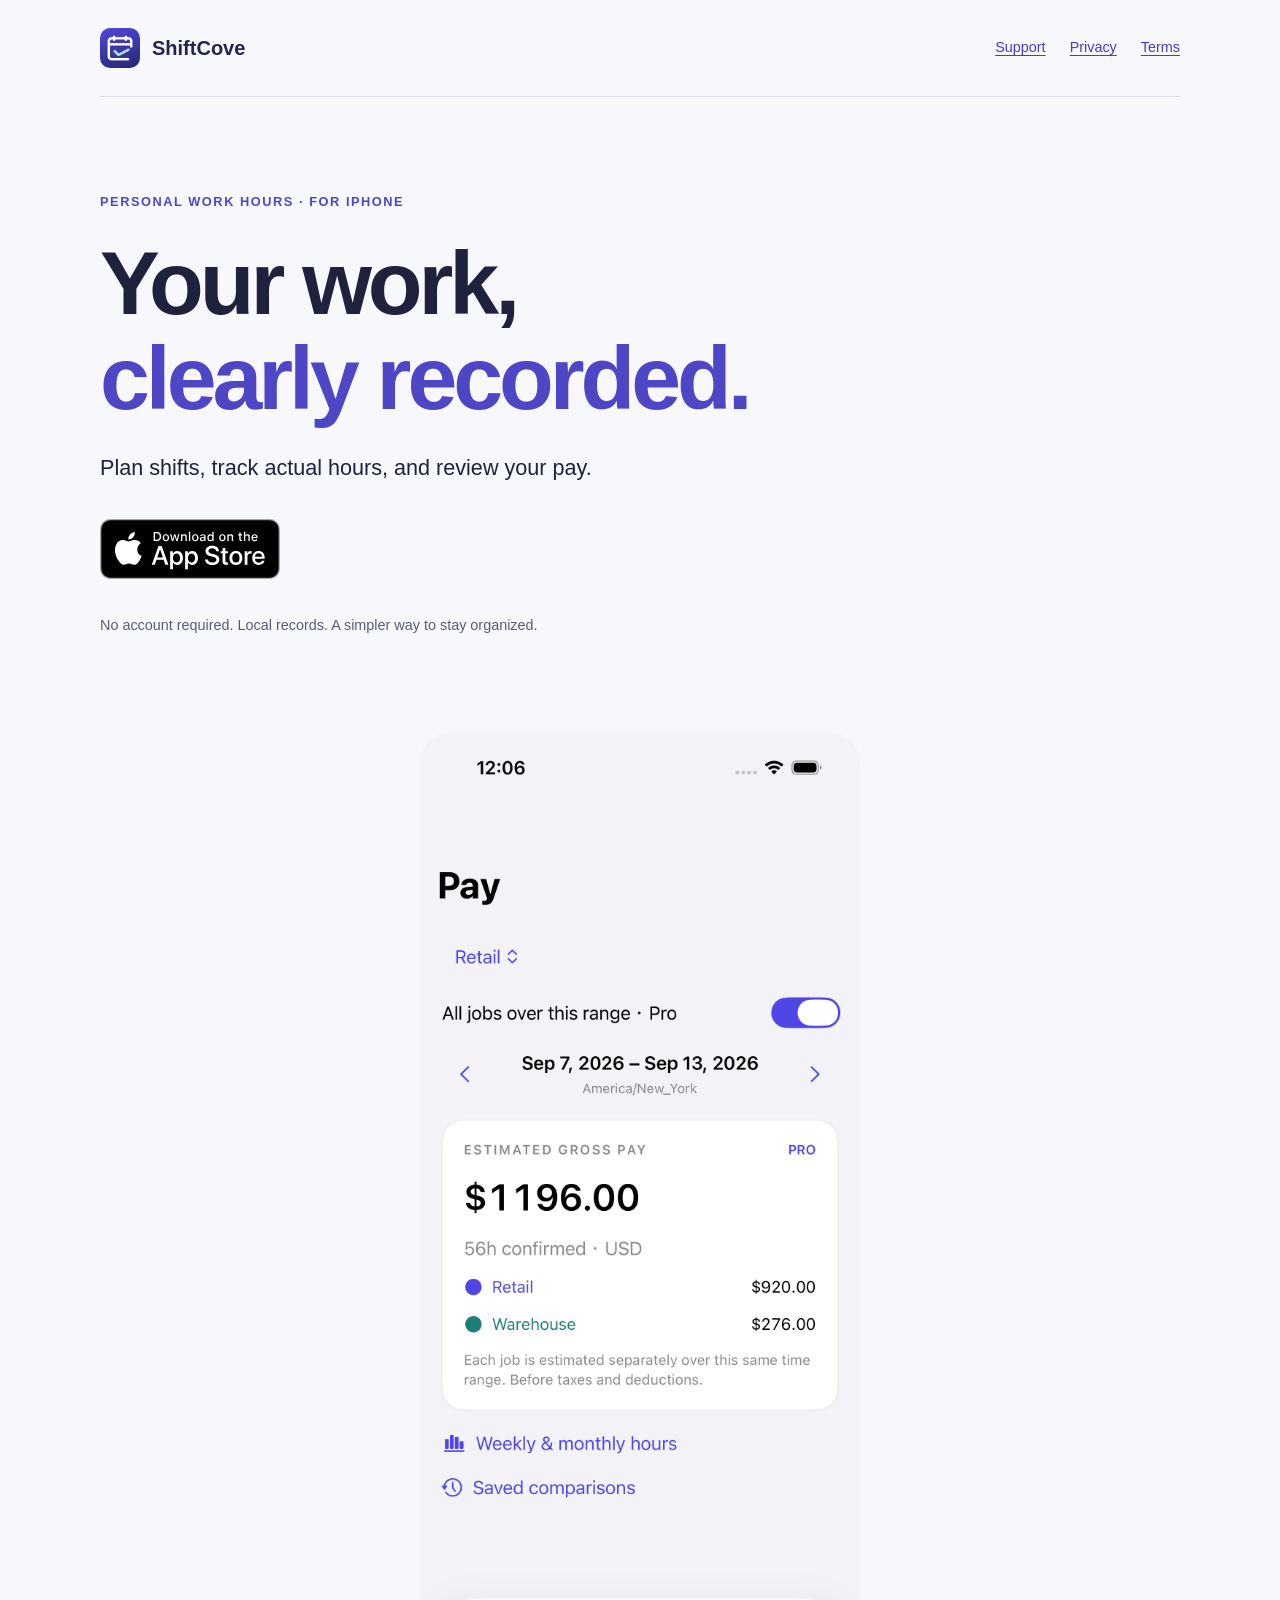
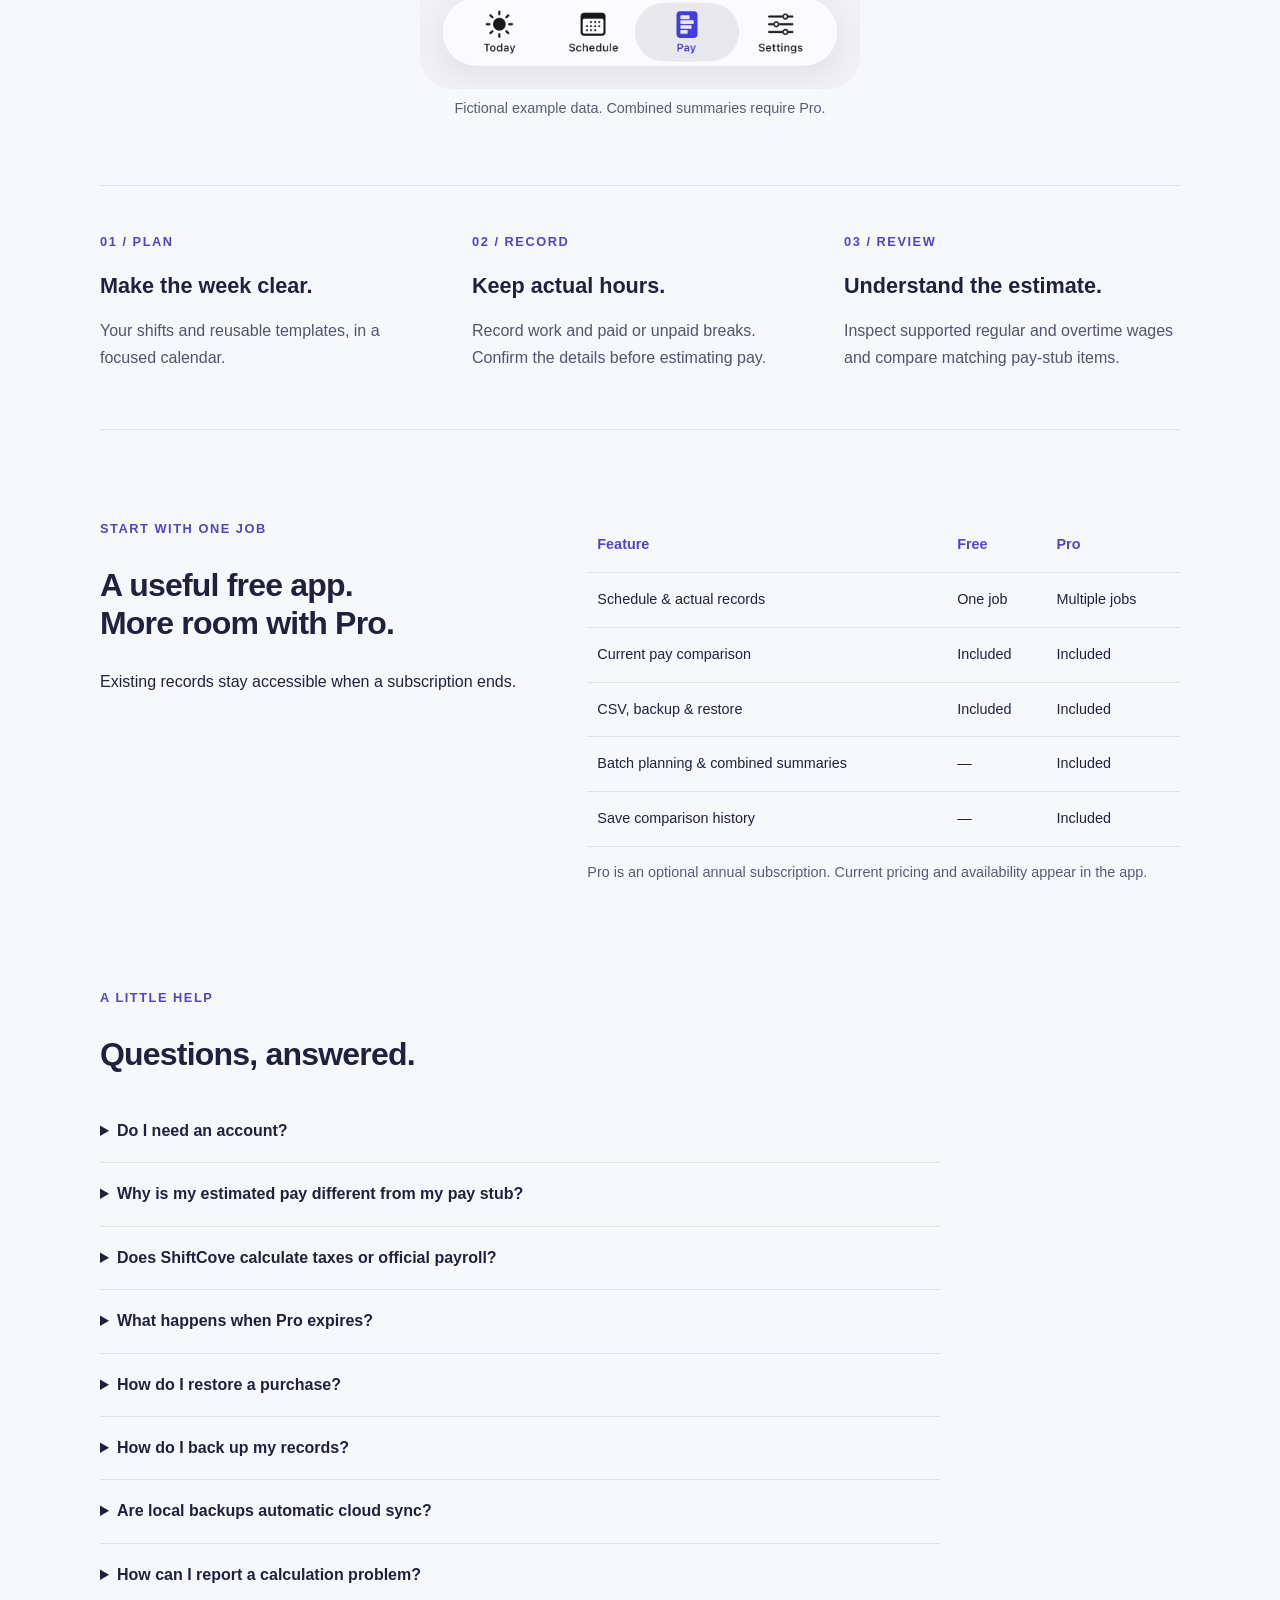
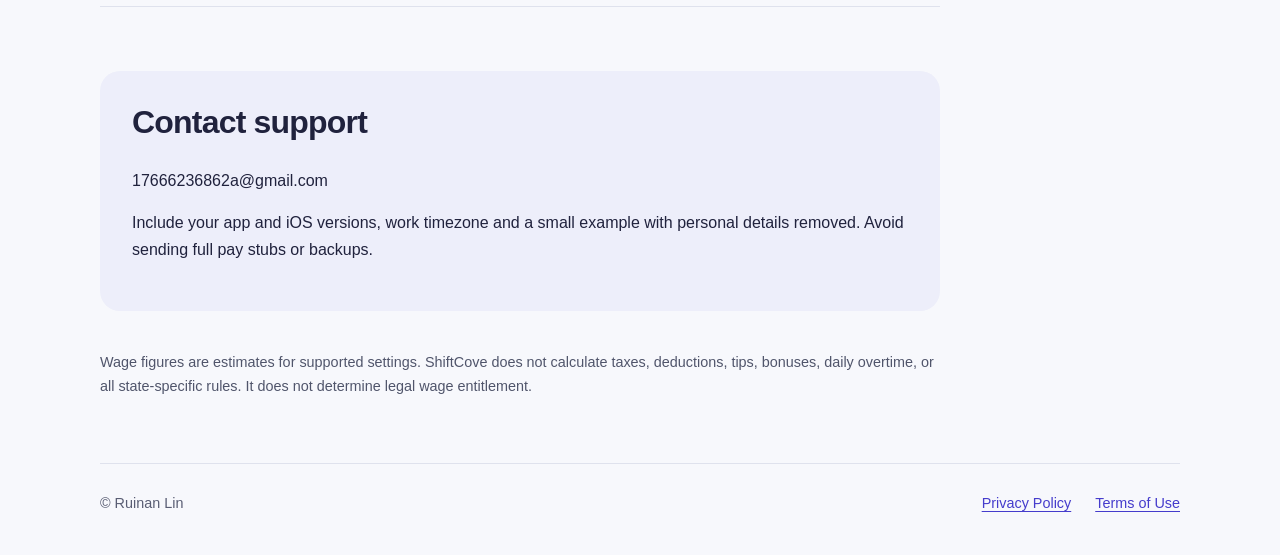
<file: index.html>
<!doctype html><html lang="en"><head><meta charset="utf-8"><meta name="viewport" content="width=device-width, initial-scale=1"><title>ShiftCove — Your work, clearly recorded</title><meta name="description" content="Plan shifts, record actual hours, and review supported gross-pay estimates."><link rel="icon" href="icon.png"><link rel="stylesheet" href="style.css"></head><body><header><a class="brand" href="index.html"><img src="icon.png" alt="" width="40" height="40">ShiftCove</a><nav aria-label="Main"><a href="support.html">Support</a><a href="privacy.html">Privacy</a><a href="terms.html">Terms</a></nav></header><main><section class="hero"><div class="eyebrow">PERSONAL WORK HOURS · FOR IPHONE</div><h1>Your work,<br><em>clearly recorded.</em></h1><p class="lead">Plan shifts, track actual hours, and review your pay.</p><a class="app-store" href="https://apps.apple.com/app/id6810995644" aria-label="Download ShiftCove on the App Store"><img src="app-store-badge.svg" alt="Download on the App Store" width="180" loading="lazy"></a><p class="quiet">No account required. Local records. A simpler way to stay organized.</p></section>
<figure class="app-screen"><img src="app-overview.png" alt="ShiftCove Today with confirmed hours and estimated gross pay" width="440" loading="lazy"><figcaption>Fictional example data. Combined summaries require Pro.</figcaption></figure><section class="features" aria-label="Core tools"><article><span>01 / PLAN</span><h2>Make the week clear.</h2><p>Your shifts and reusable templates, in a focused calendar.</p></article><article><span>02 / RECORD</span><h2>Keep actual hours.</h2><p>Record work and paid or unpaid breaks. Confirm the details before estimating pay.</p></article><article><span>03 / REVIEW</span><h2>Understand the estimate.</h2><p>Inspect supported regular and overtime wages and compare matching pay-stub items.</p></article></section>
<section class="plans"><div><div class="eyebrow">START WITH ONE JOB</div><h2>A useful free app.<br>More room with Pro.</h2><p>Existing records stay accessible when a subscription ends.</p></div><div class="table-wrap"><table><thead><tr><th scope="col">Feature</th><th scope="col">Free</th><th scope="col">Pro</th></tr></thead><tbody><tr><th scope="row">Schedule & actual records</th><td>One job</td><td>Multiple jobs</td></tr><tr><th scope="row">Current pay comparison</th><td>Included</td><td>Included</td></tr><tr><th scope="row">CSV, backup & restore</th><td>Included</td><td>Included</td></tr><tr><th scope="row">Batch planning & combined summaries</th><td>—</td><td>Included</td></tr><tr><th scope="row">Save comparison history</th><td>—</td><td>Included</td></tr></tbody></table><p class="quiet">Pro is an optional annual subscription. Current pricing and availability appear in the app.</p></div></section>
<section id="support"><div class="eyebrow">A LITTLE HELP</div><h2>Questions, answered.</h2><details><summary>Do I need an account?</summary><p>No. ShiftCove does not require an account to keep work records.</p></details><details><summary>Why is my estimated pay different from my pay stub?</summary><p>Check that the job, period, time entries, unpaid breaks, rate, and overtime settings match. Compare the same regular-and-overtime gross wage items, not take-home pay or a gross total containing unsupported bonuses, tips, or other payments.</p></details><details><summary>Does ShiftCove calculate taxes or official payroll?</summary><p>No. It provides estimates for the supported settings you enter. It does not calculate taxes, deductions, or all state-specific rules.</p></details><details><summary>What happens when Pro expires?</summary><p>Your existing work records and saved comparisons remain available. You can continue using one primary job with the free tools. Adding records for other jobs and creating new Pro-only summaries require Pro.</p></details><details><summary>How do I restore a purchase?</summary><p>Open Settings, then choose Restore Purchases. Use the Apple Account that made the purchase. If the purchase cannot be verified, check your App Store subscription status and contact support.</p></details><details><summary>How do I back up my records?</summary><p>Open Settings and create a backup file. Store it in a location you trust. CSV exports are readable reports; use the backup format for restoring complete app data.</p></details><details><summary>Are local backups automatic cloud sync?</summary><p>No. ShiftCove does not provide automatic cross-device cloud sync. System device backups and files you save to a cloud drive are separate.</p></details><details><summary>How can I report a calculation problem?</summary><p>Contact 17666236862a@gmail.com with the app version, iOS version, timezone, selected rule, and a small example with personal details removed. Do not email a complete pay stub or full backup unless necessary and you understand what information it contains.</p></details></section><section class="contact"><h2>Contact support</h2><p>17666236862a@gmail.com</p><p>Include your app and iOS versions, work timezone and a small example with personal details removed. Avoid sending full pay stubs or backups.</p></section><aside class="notice">Wage figures are estimates for supported settings. ShiftCove does not calculate taxes, deductions, tips, bonuses, daily overtime, or all state-specific rules. It does not determine legal wage entitlement.</aside></main><footer><span>© Ruinan Lin</span><a href="privacy.html">Privacy Policy</a><a href="terms.html">Terms of Use</a></footer></body></html>
</file>
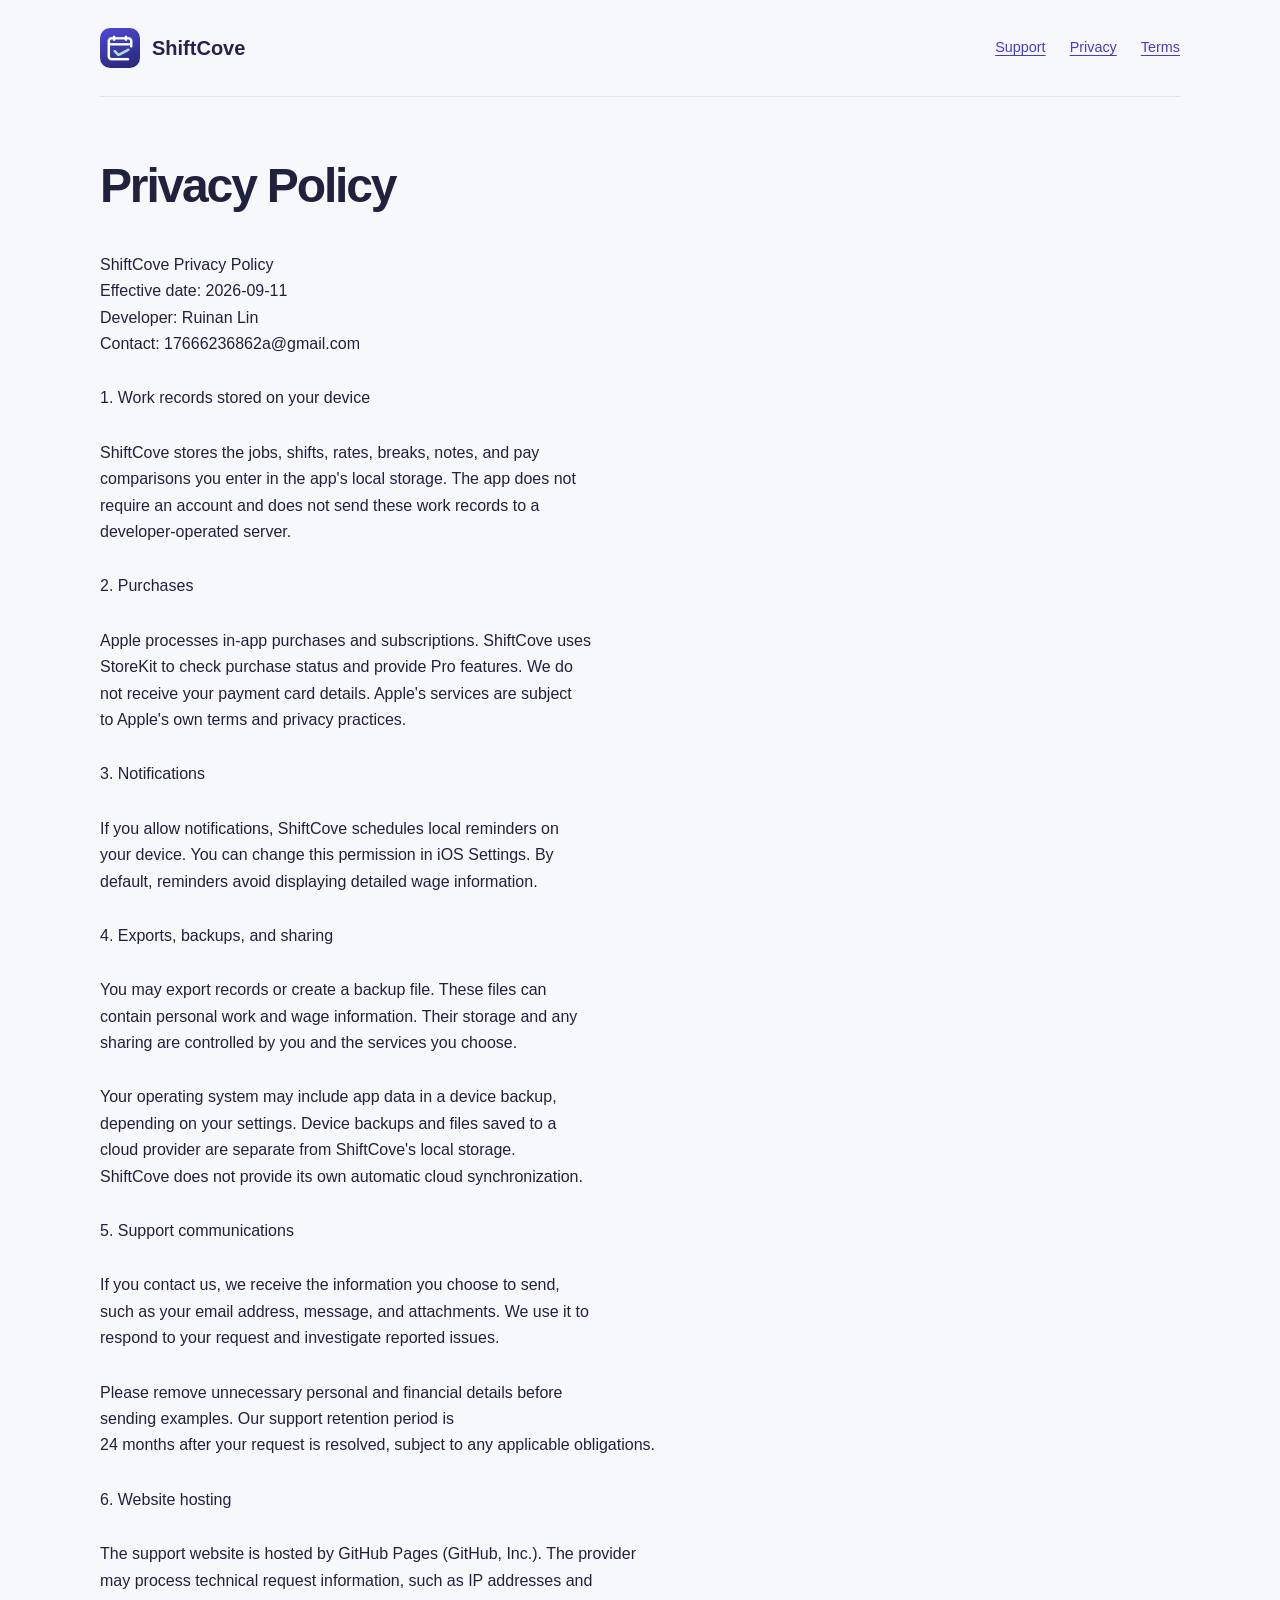
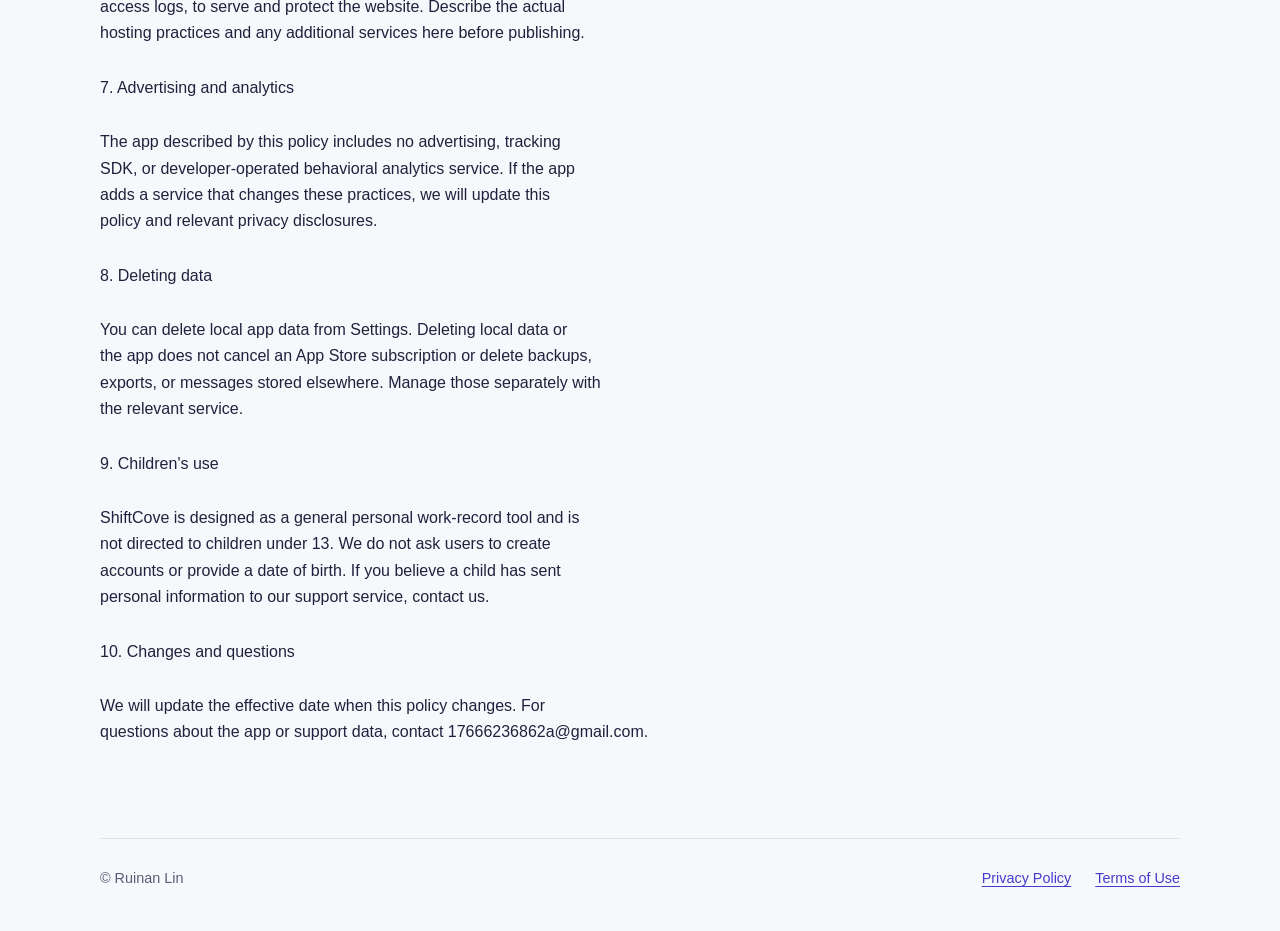
<file: privacy.html>
<!doctype html><html lang="en"><head><meta charset="utf-8"><meta name="viewport" content="width=device-width, initial-scale=1"><title>ShiftCove — Privacy</title><meta name="description" content="Privacy information for ShiftCove."><link rel="icon" href="icon.png"><link rel="stylesheet" href="style.css"></head><body><header><a class="brand" href="index.html"><img src="icon.png" alt="" width="40" height="40">ShiftCove</a><nav aria-label="Main"><a href="support.html">Support</a><a href="privacy.html">Privacy</a><a href="terms.html">Terms</a></nav></header><main><article class="legal"><h1>Privacy Policy</h1><p>ShiftCove Privacy Policy<br>Effective date: 2026-09-11<br>Developer: Ruinan Lin<br>Contact: 17666236862a@gmail.com</p><p>1. Work records stored on your device</p><p>ShiftCove stores the jobs, shifts, rates, breaks, notes, and pay<br>comparisons you enter in the app&#x27;s local storage. The app does not<br>require an account and does not send these work records to a<br>developer-operated server.</p><p>2. Purchases</p><p>Apple processes in-app purchases and subscriptions. ShiftCove uses<br>StoreKit to check purchase status and provide Pro features. We do<br>not receive your payment card details. Apple&#x27;s services are subject<br>to Apple&#x27;s own terms and privacy practices.</p><p>3. Notifications</p><p>If you allow notifications, ShiftCove schedules local reminders on<br>your device. You can change this permission in iOS Settings. By<br>default, reminders avoid displaying detailed wage information.</p><p>4. Exports, backups, and sharing</p><p>You may export records or create a backup file. These files can<br>contain personal work and wage information. Their storage and any<br>sharing are controlled by you and the services you choose.</p><p>Your operating system may include app data in a device backup,<br>depending on your settings. Device backups and files saved to a<br>cloud provider are separate from ShiftCove&#x27;s local storage.<br>ShiftCove does not provide its own automatic cloud synchronization.</p><p>5. Support communications</p><p>If you contact us, we receive the information you choose to send,<br>such as your email address, message, and attachments. We use it to<br>respond to your request and investigate reported issues.</p><p>Please remove unnecessary personal and financial details before<br>sending examples. Our support retention period is<br>24 months after your request is resolved, subject to any applicable obligations.</p><p>6. Website hosting</p><p>The support website is hosted by GitHub Pages (GitHub, Inc.). The provider<br>may process technical request information, such as IP addresses and<br>access logs, to serve and protect the website. Describe the actual<br>hosting practices and any additional services here before publishing.</p><p>7. Advertising and analytics</p><p>The app described by this policy includes no advertising, tracking<br>SDK, or developer-operated behavioral analytics service. If the app<br>adds a service that changes these practices, we will update this<br>policy and relevant privacy disclosures.</p><p>8. Deleting data</p><p>You can delete local app data from Settings. Deleting local data or<br>the app does not cancel an App Store subscription or delete backups,<br>exports, or messages stored elsewhere. Manage those separately with<br>the relevant service.</p><p>9. Children&#x27;s use</p><p>ShiftCove is designed as a general personal work-record tool and is<br>not directed to children under 13. We do not ask users to create<br>accounts or provide a date of birth. If you believe a child has sent<br>personal information to our support service, contact us.</p><p>10. Changes and questions</p><p>We will update the effective date when this policy changes. For<br>questions about the app or support data, contact 17666236862a@gmail.com.</p></article></main><footer><span>© Ruinan Lin</span><a href="privacy.html">Privacy Policy</a><a href="terms.html">Terms of Use</a></footer></body></html>
</file>
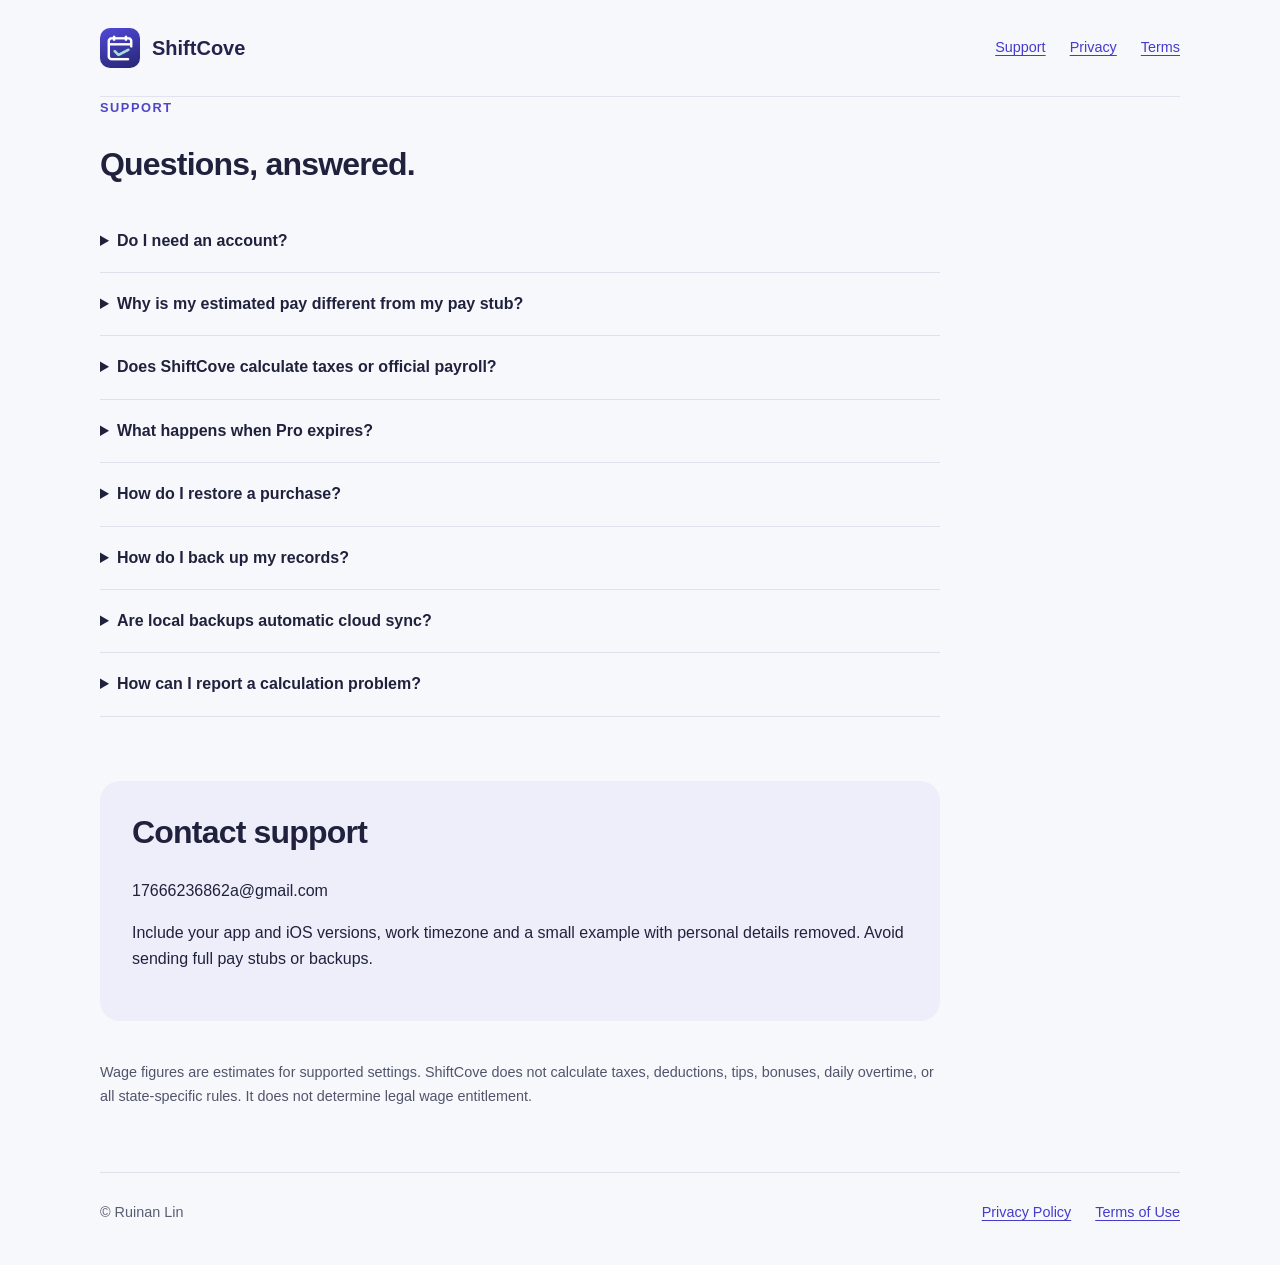
<file: support.html>
<!doctype html><html lang="en"><head><meta charset="utf-8"><meta name="viewport" content="width=device-width, initial-scale=1"><title>ShiftCove Support</title><meta name="description" content="ShiftCove support: contact, common questions, backups and subscriptions."><link rel="icon" href="icon.png"><link rel="stylesheet" href="style.css"></head><body><header><a class="brand" href="index.html"><img src="icon.png" alt="" width="40" height="40">ShiftCove</a><nav aria-label="Main"><a href="support.html">Support</a><a href="privacy.html">Privacy</a><a href="terms.html">Terms</a></nav></header><main><section id="support"><div class="eyebrow">SUPPORT</div><h2>Questions, answered.</h2><details><summary>Do I need an account?</summary><p>No. ShiftCove does not require an account to keep work records.</p></details><details><summary>Why is my estimated pay different from my pay stub?</summary><p>Check that the job, period, time entries, unpaid breaks, rate, and overtime settings match. Compare the same regular-and-overtime gross wage items, not take-home pay or a gross total containing unsupported bonuses, tips, or other payments.</p></details><details><summary>Does ShiftCove calculate taxes or official payroll?</summary><p>No. It provides estimates for the supported settings you enter. It does not calculate taxes, deductions, or all state-specific rules.</p></details><details><summary>What happens when Pro expires?</summary><p>Your existing work records and saved comparisons remain available. You can continue using one primary job with the free tools. Adding records for other jobs and creating new Pro-only summaries require Pro.</p></details><details><summary>How do I restore a purchase?</summary><p>Open Settings, then choose Restore Purchases. Use the Apple Account that made the purchase. If the purchase cannot be verified, check your App Store subscription status and contact support.</p></details><details><summary>How do I back up my records?</summary><p>Open Settings and create a backup file. Store it in a location you trust. CSV exports are readable reports; use the backup format for restoring complete app data.</p></details><details><summary>Are local backups automatic cloud sync?</summary><p>No. ShiftCove does not provide automatic cross-device cloud sync. System device backups and files you save to a cloud drive are separate.</p></details><details><summary>How can I report a calculation problem?</summary><p>Contact 17666236862a@gmail.com with the app version, iOS version, timezone, selected rule, and a small example with personal details removed. Do not email a complete pay stub or full backup unless necessary and you understand what information it contains.</p></details></section><section class="contact"><h2>Contact support</h2><p>17666236862a@gmail.com</p><p>Include your app and iOS versions, work timezone and a small example with personal details removed. Avoid sending full pay stubs or backups.</p></section><aside class="notice">Wage figures are estimates for supported settings. ShiftCove does not calculate taxes, deductions, tips, bonuses, daily overtime, or all state-specific rules. It does not determine legal wage entitlement.</aside></main><footer><span>© Ruinan Lin</span><a href="privacy.html">Privacy Policy</a><a href="terms.html">Terms of Use</a></footer></body></html>
</file>
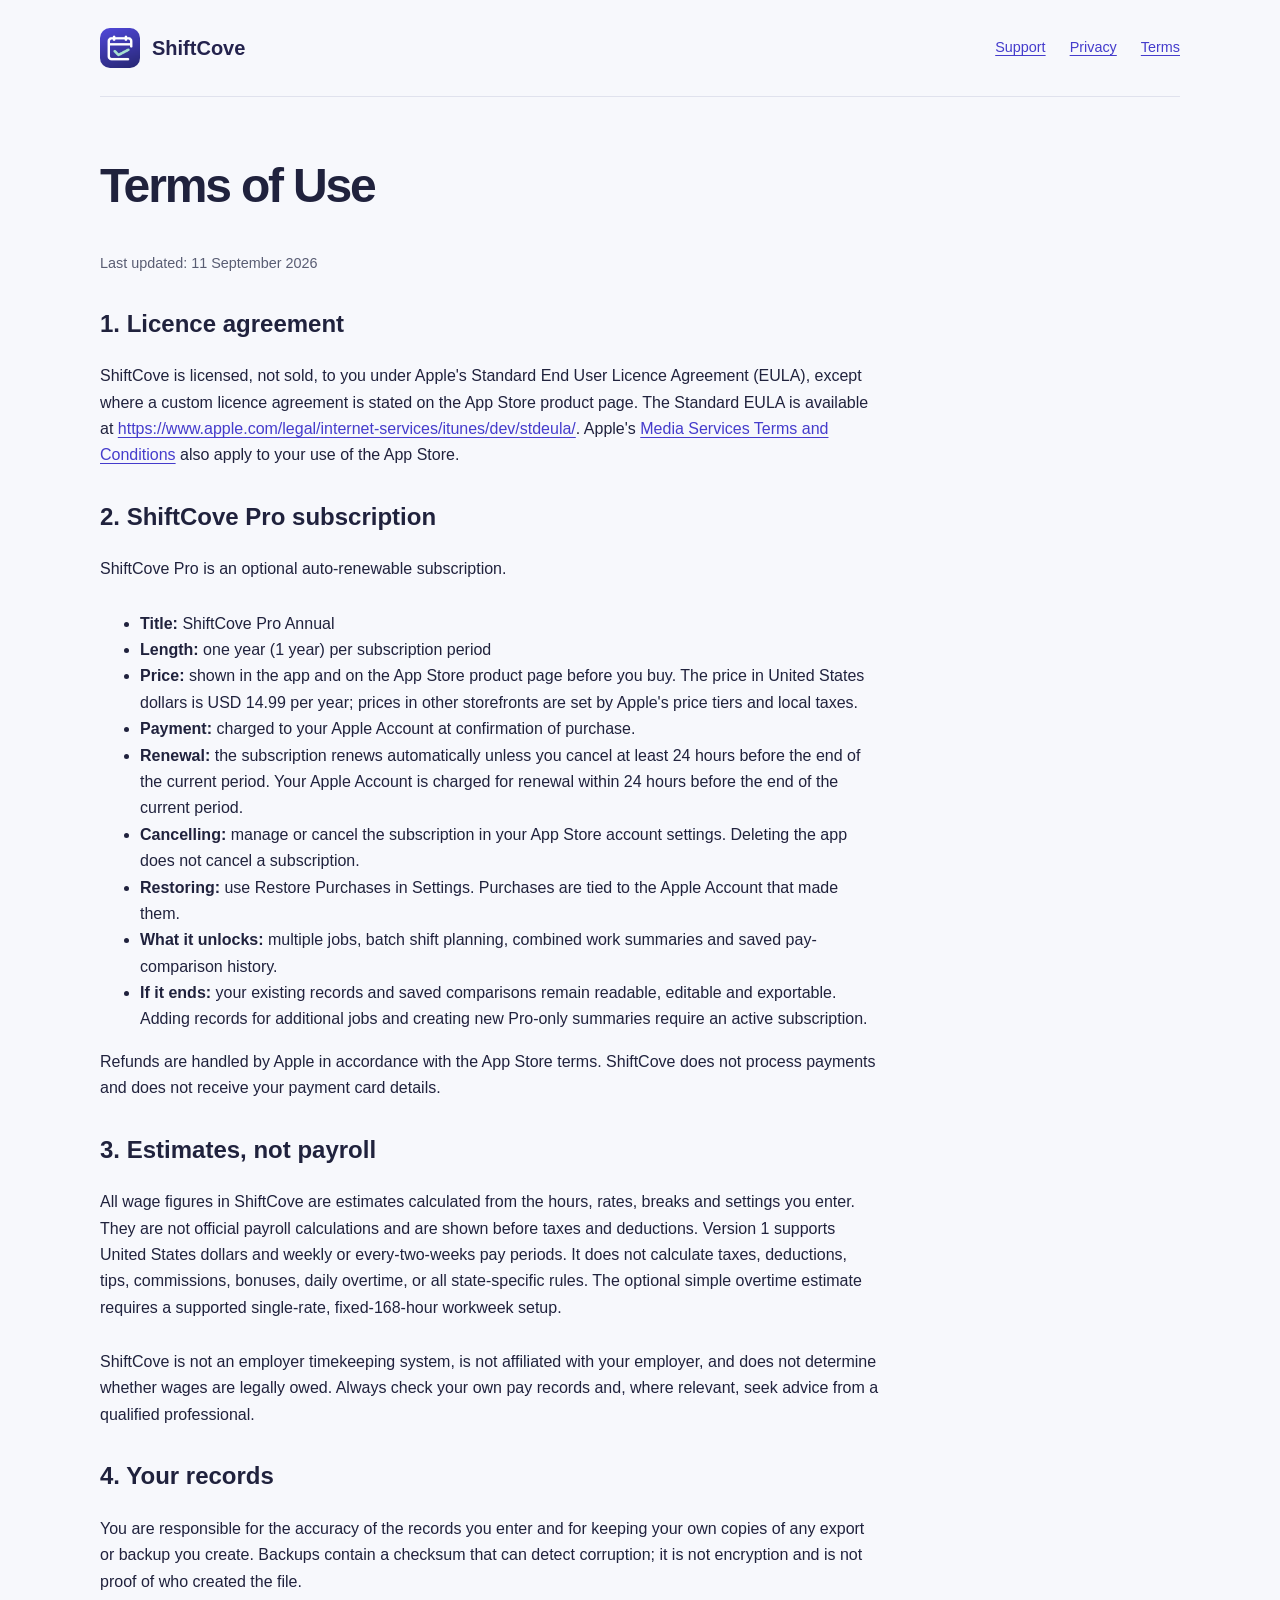
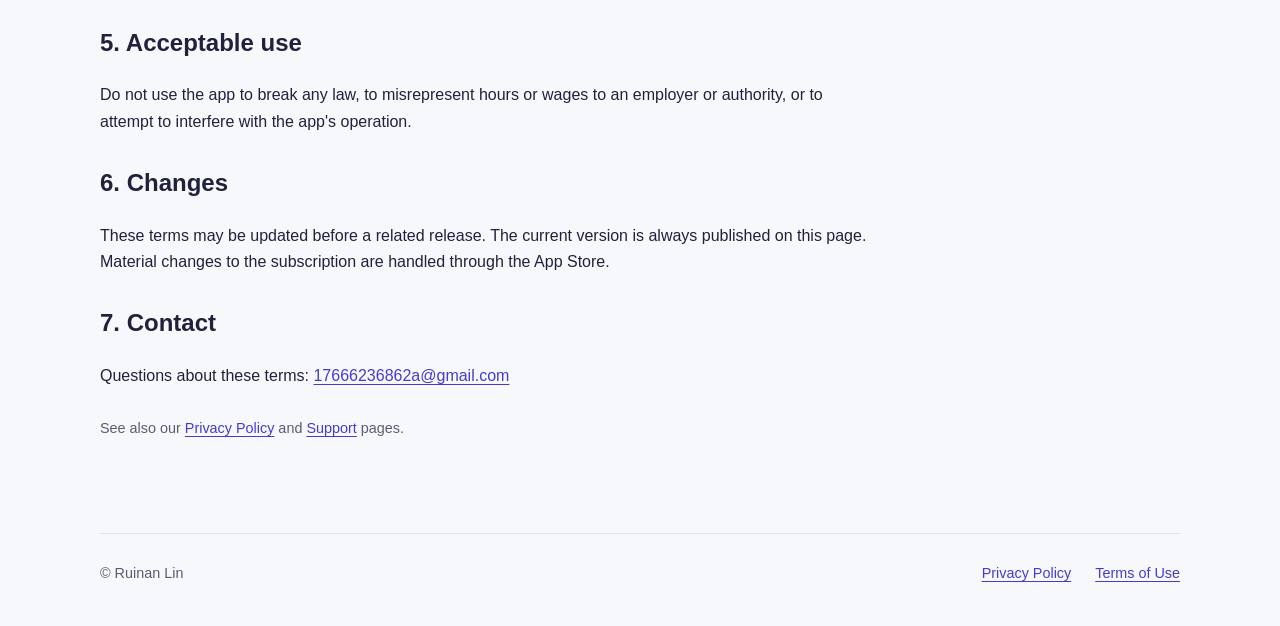
<file: terms.html>
<!doctype html><html lang="en"><head><meta charset="utf-8"><meta name="viewport" content="width=device-width, initial-scale=1"><title>ShiftCove — Terms of Use</title><meta name="description" content="Terms of Use, subscription terms and estimate notice for ShiftCove."><link rel="icon" href="icon.png"><link rel="stylesheet" href="style.css"></head><body><header><a class="brand" href="index.html"><img src="icon.png" alt="" width="40" height="40">ShiftCove</a><nav aria-label="Main"><a href="support.html">Support</a><a href="privacy.html">Privacy</a><a href="terms.html">Terms</a></nav></header><main><article class="legal">
<h1>Terms of Use</h1>
<p class="quiet">Last updated: 11 September 2026</p>

<h2>1. Licence agreement</h2>
<p>ShiftCove is licensed, not sold, to you under Apple's Standard End User Licence Agreement (EULA), except where a custom licence agreement is stated on the App Store product page. The Standard EULA is available at <a href="https://www.apple.com/legal/internet-services/itunes/dev/stdeula/">https://www.apple.com/legal/internet-services/itunes/dev/stdeula/</a>. Apple's <a href="https://www.apple.com/legal/internet-services/itunes/">Media Services Terms and Conditions</a> also apply to your use of the App Store.</p>

<h2>2. ShiftCove Pro subscription</h2>
<p>ShiftCove Pro is an optional auto-renewable subscription.</p>
<ul>
<li><strong>Title:</strong> ShiftCove Pro Annual</li>
<li><strong>Length:</strong> one year (1 year) per subscription period</li>
<li><strong>Price:</strong> shown in the app and on the App Store product page before you buy. The price in United States dollars is USD 14.99 per year; prices in other storefronts are set by Apple's price tiers and local taxes.</li>
<li><strong>Payment:</strong> charged to your Apple Account at confirmation of purchase.</li>
<li><strong>Renewal:</strong> the subscription renews automatically unless you cancel at least 24 hours before the end of the current period. Your Apple Account is charged for renewal within 24 hours before the end of the current period.</li>
<li><strong>Cancelling:</strong> manage or cancel the subscription in your App Store account settings. Deleting the app does not cancel a subscription.</li>
<li><strong>Restoring:</strong> use Restore Purchases in Settings. Purchases are tied to the Apple Account that made them.</li>
<li><strong>What it unlocks:</strong> multiple jobs, batch shift planning, combined work summaries and saved pay-comparison history.</li>
<li><strong>If it ends:</strong> your existing records and saved comparisons remain readable, editable and exportable. Adding records for additional jobs and creating new Pro-only summaries require an active subscription.</li>
</ul>
<p>Refunds are handled by Apple in accordance with the App Store terms. ShiftCove does not process payments and does not receive your payment card details.</p>

<h2>3. Estimates, not payroll</h2>
<p>All wage figures in ShiftCove are estimates calculated from the hours, rates, breaks and settings you enter. They are not official payroll calculations and are shown before taxes and deductions. Version 1 supports United States dollars and weekly or every-two-weeks pay periods. It does not calculate taxes, deductions, tips, commissions, bonuses, daily overtime, or all state-specific rules. The optional simple overtime estimate requires a supported single-rate, fixed-168-hour workweek setup.</p>
<p>ShiftCove is not an employer timekeeping system, is not affiliated with your employer, and does not determine whether wages are legally owed. Always check your own pay records and, where relevant, seek advice from a qualified professional.</p>

<h2>4. Your records</h2>
<p>You are responsible for the accuracy of the records you enter and for keeping your own copies of any export or backup you create. Backups contain a checksum that can detect corruption; it is not encryption and is not proof of who created the file.</p>

<h2>5. Acceptable use</h2>
<p>Do not use the app to break any law, to misrepresent hours or wages to an employer or authority, or to attempt to interfere with the app's operation.</p>

<h2>6. Changes</h2>
<p>These terms may be updated before a related release. The current version is always published on this page. Material changes to the subscription are handled through the App Store.</p>

<h2>7. Contact</h2>
<p>Questions about these terms: <a href="mailto:17666236862a@gmail.com">17666236862a@gmail.com</a></p>

<p class="quiet">See also our <a href="privacy.html">Privacy Policy</a> and <a href="support.html">Support</a> pages.</p>
</article></main><footer><span>© Ruinan Lin</span><a href="privacy.html">Privacy Policy</a><a href="terms.html">Terms of Use</a></footer></body></html>
</file>
<file: style.css>
*{box-sizing:border-box}html{font-family:-apple-system,BlinkMacSystemFont,"Segoe UI",sans-serif;font-size:16px;scroll-behavior:smooth}body{margin:0;background:#f7f8fc;color:#20223d;line-height:1.65}a{color:#453ccc;text-underline-offset:.2em}a:focus-visible,summary:focus-visible{outline:3px solid #167d77;outline-offset:6px}header,main,footer{width:min(1080px,calc(100% - 48px));margin-inline:auto}header{display:flex;justify-content:space-between;align-items:center;gap:24px;padding:28px 0;border-bottom:1px solid #e0e2ed}nav{display:flex;gap:24px;font-size:.9rem}.brand{display:flex;align-items:center;gap:12px;text-decoration:none;color:#24234d;font-weight:700;font-size:1.25rem}.brand img{border-radius:10px}.hero{padding:94px 0 80px;max-width:840px}.eyebrow,article>span{font-size:.8rem;letter-spacing:.12em;font-weight:700;color:#4f46c5}h1{font-size:clamp(2.8rem,7vw,5.7rem);line-height:1.06;letter-spacing:-.045em;font-weight:650;margin:24px 0}h1 em{font-style:normal;color:#4f46c5}.lead{font-size:1.35rem;max-width:580px}.release{display:inline-block;border:1px solid #d3d5e7;border-radius:12px;padding:12px 20px;margin:12px 0;color:#393969}.quiet{font-size:.9rem;color:#595d73}.features{display:grid;grid-template-columns:repeat(3,1fr);border-top:1px solid #dfe2ed;border-bottom:1px solid #dfe2ed;gap:36px;padding:42px 0}.features h2{font-size:1.35rem;line-height:1.3}.features p{color:#50556b}.plans{display:grid;grid-template-columns:1fr 1.4fr;gap:64px;padding:88px 0}.plans h2,#support h2,.contact h2{font-size:2rem;line-height:1.2;letter-spacing:-.025em}.table-wrap{overflow:auto}table{width:100%;border-collapse:collapse;font-size:.9rem;text-align:left}th,td{padding:15px 10px;border-bottom:1px solid #dfe2ed}thead{color:#4f46c5}tbody th{font-weight:500}#support{padding:0 0 64px;max-width:840px}details{border-bottom:1px solid #dfe2ed;padding:18px 0}summary{cursor:pointer;font-weight:600}details p{color:#50556b;max-width:760px}.contact{background:#edeefa;padding:32px;border-radius:20px;max-width:840px}.contact h2{margin-top:0}.notice{font-size:.9rem;color:#50556b;margin:40px 0 64px;max-width:840px}.legal{max-width:780px;padding:64px 0}.legal h1{font-size:3rem;margin:0 0 40px}.legal p{margin-bottom:28px;overflow-wrap:anywhere}footer{display:flex;gap:24px;flex-wrap:wrap;padding:28px 0 40px;border-top:1px solid #dfe2ed;font-size:.9rem;color:#595d73}footer span{margin-right:auto}@media(max-width:720px){header{align-items:flex-start;flex-direction:column;gap:18px}.hero{padding:56px 0}.features,.plans{grid-template-columns:1fr;gap:24px}.plans{padding:56px 0}.features{padding:28px 0;gap:12px}.features article{padding:10px 0}.contact{padding:24px}.legal{padding:40px 0}.legal h1{font-size:2.5rem}}@media(prefers-reduced-motion:reduce){html{scroll-behavior:auto}}
.app-screen{margin:0 auto 64px;text-align:center}.app-screen img{max-width:min(100%,440px);height:auto;border-radius:32px}.app-screen figcaption{font-size:.9rem;color:#595d73}
.app-store{display:inline-block;margin:12px 0}.app-store img{display:block;width:180px;height:auto}
</file>
